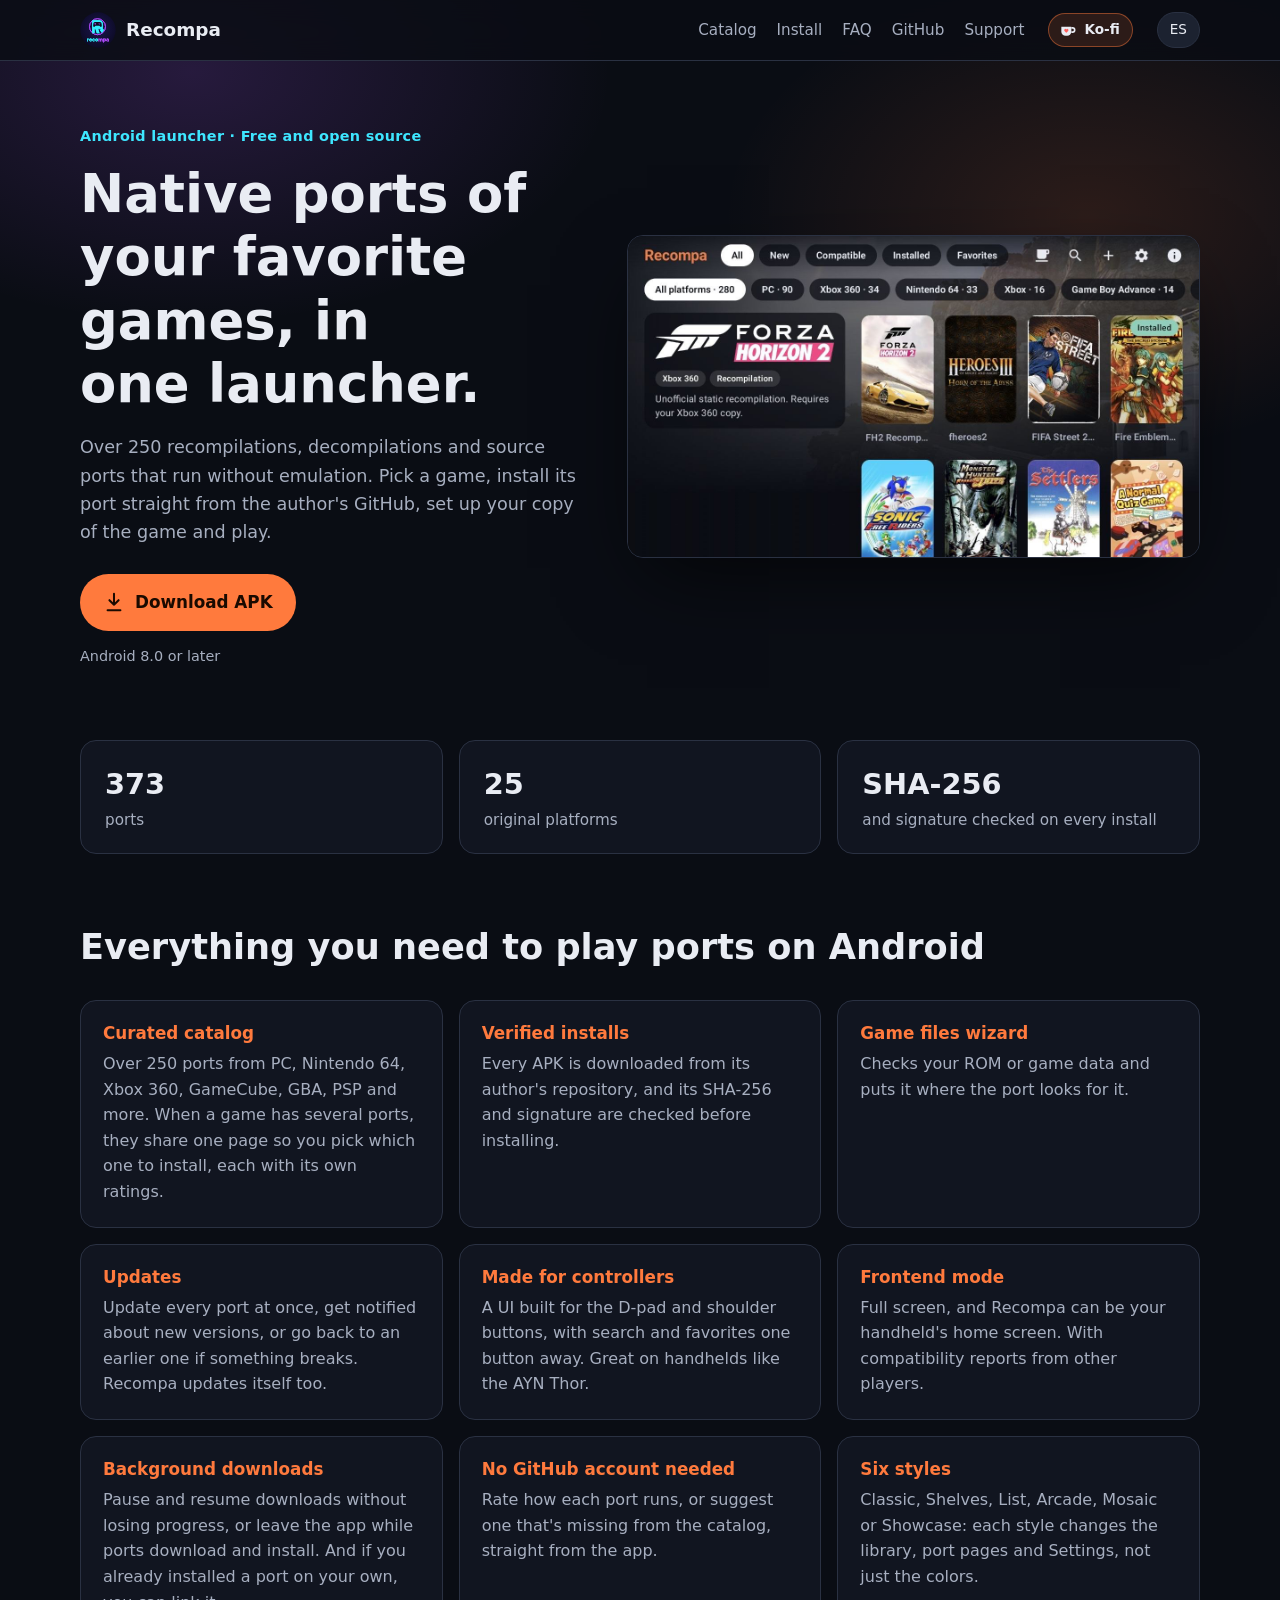
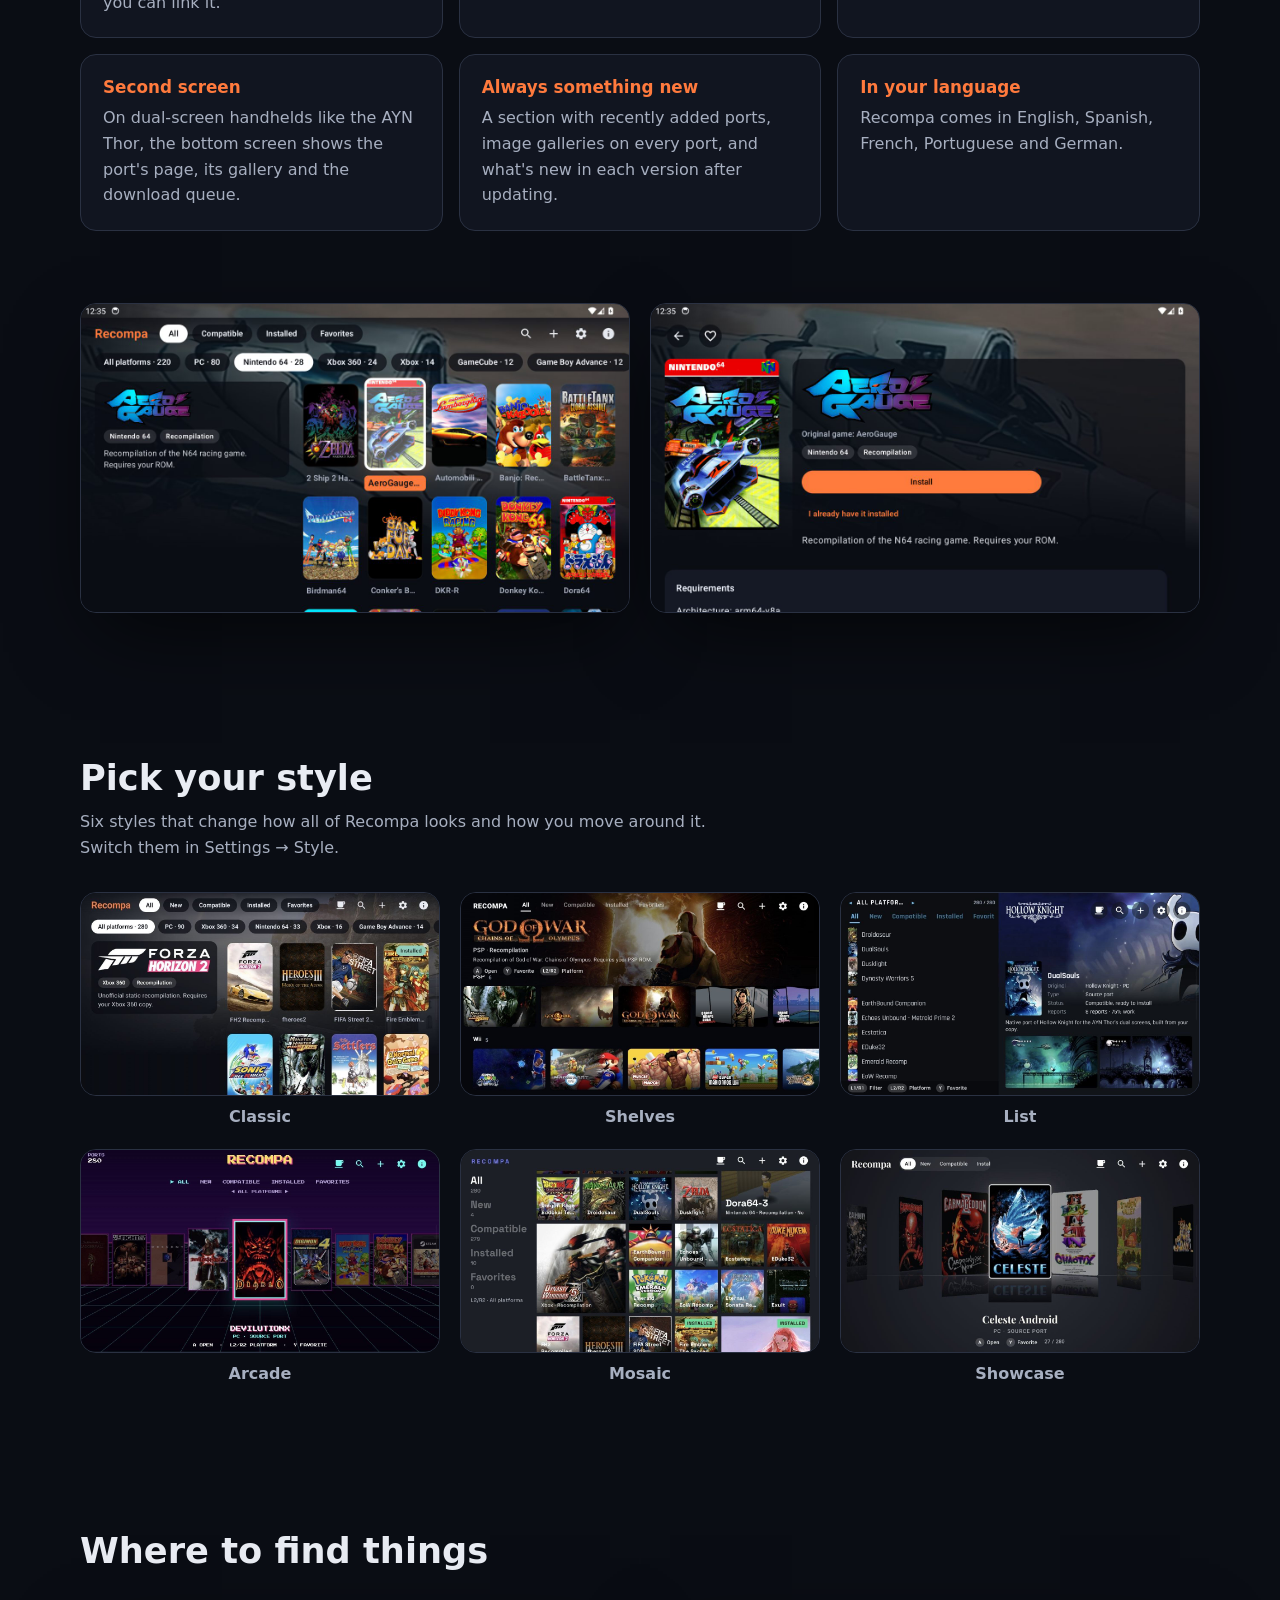
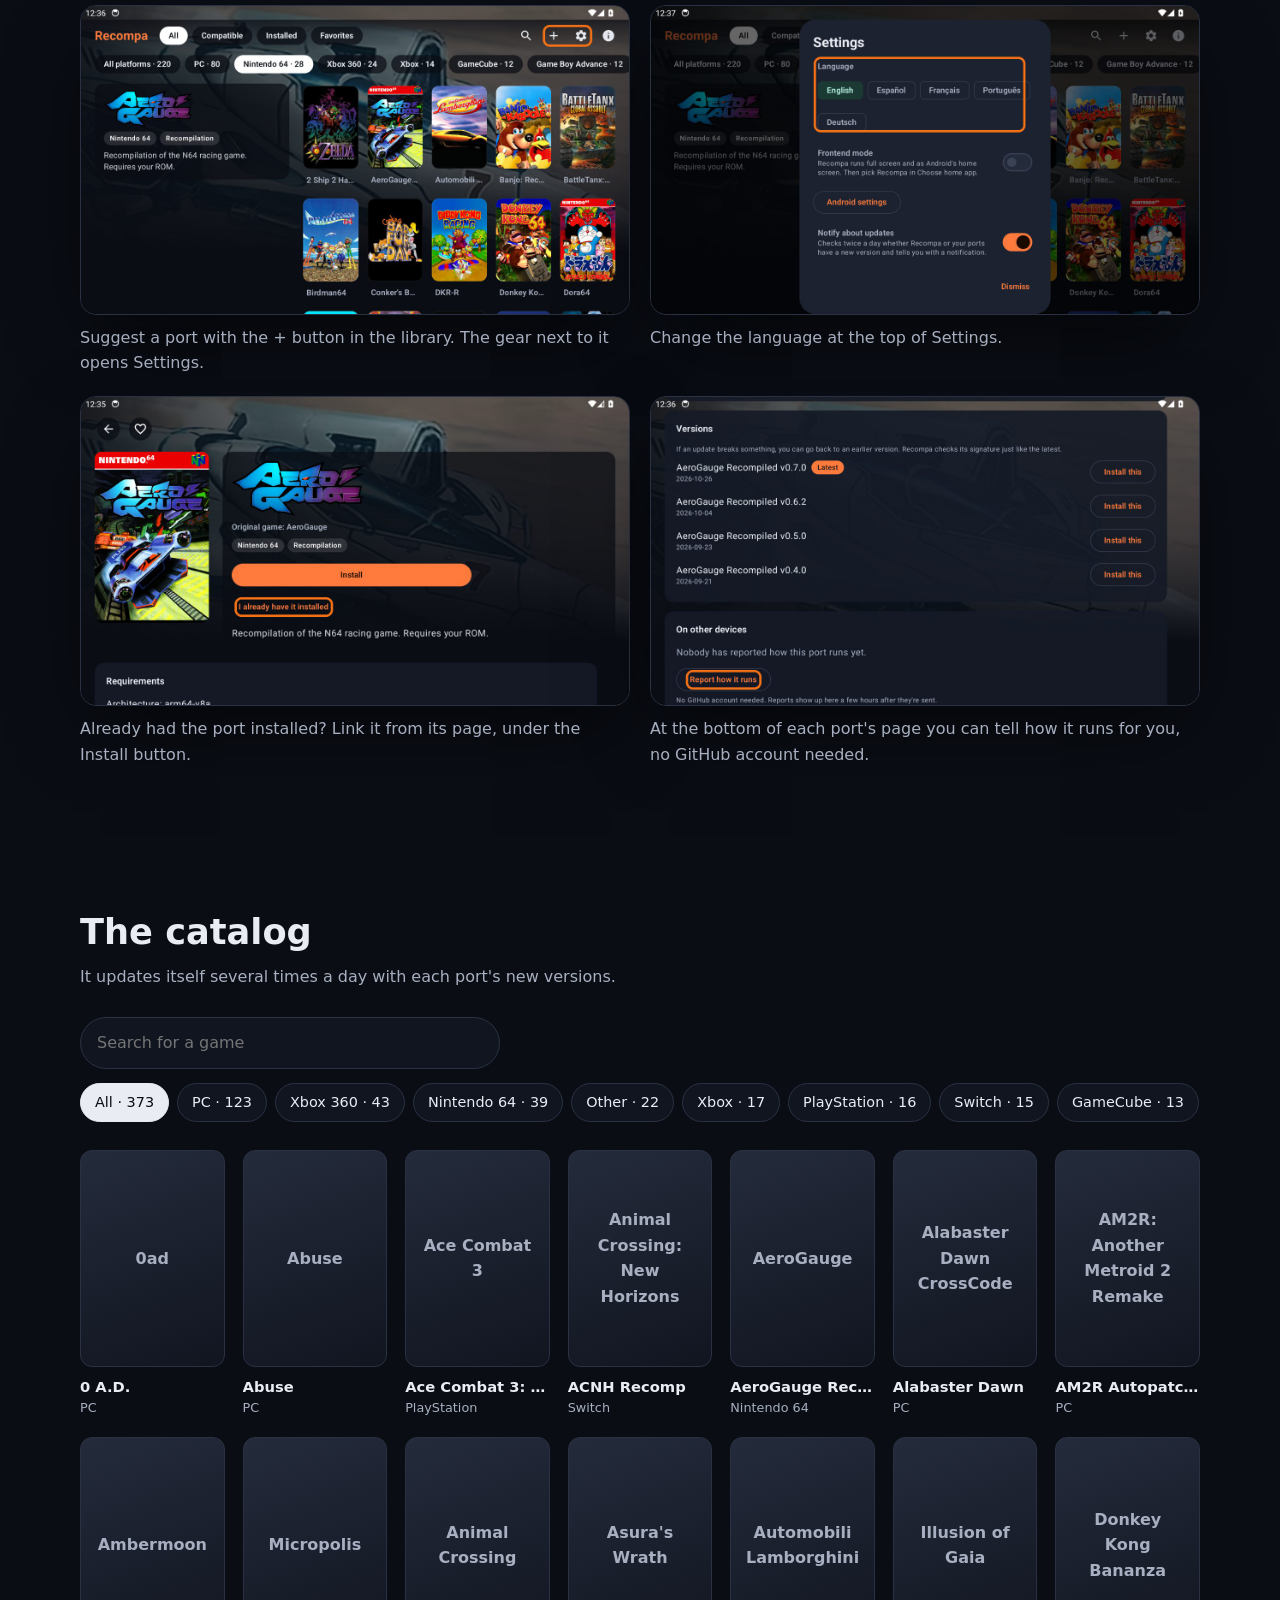
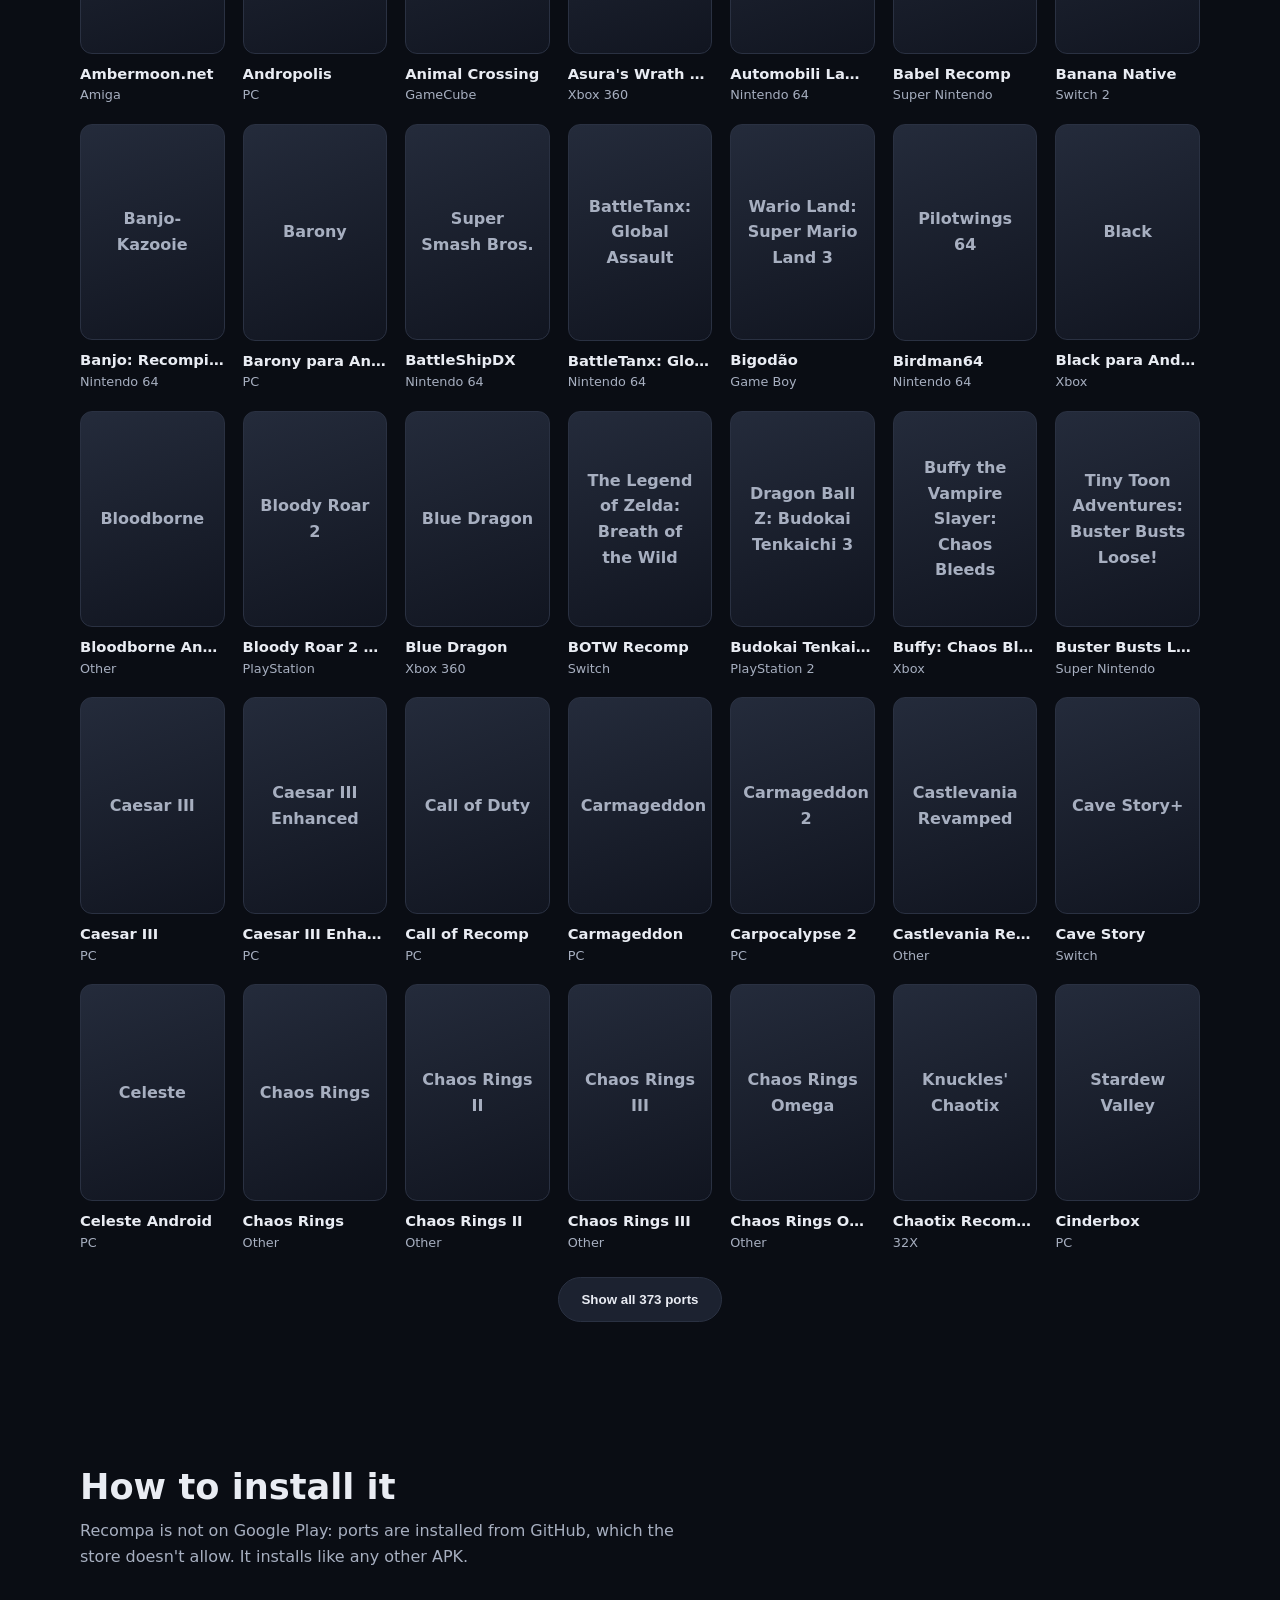
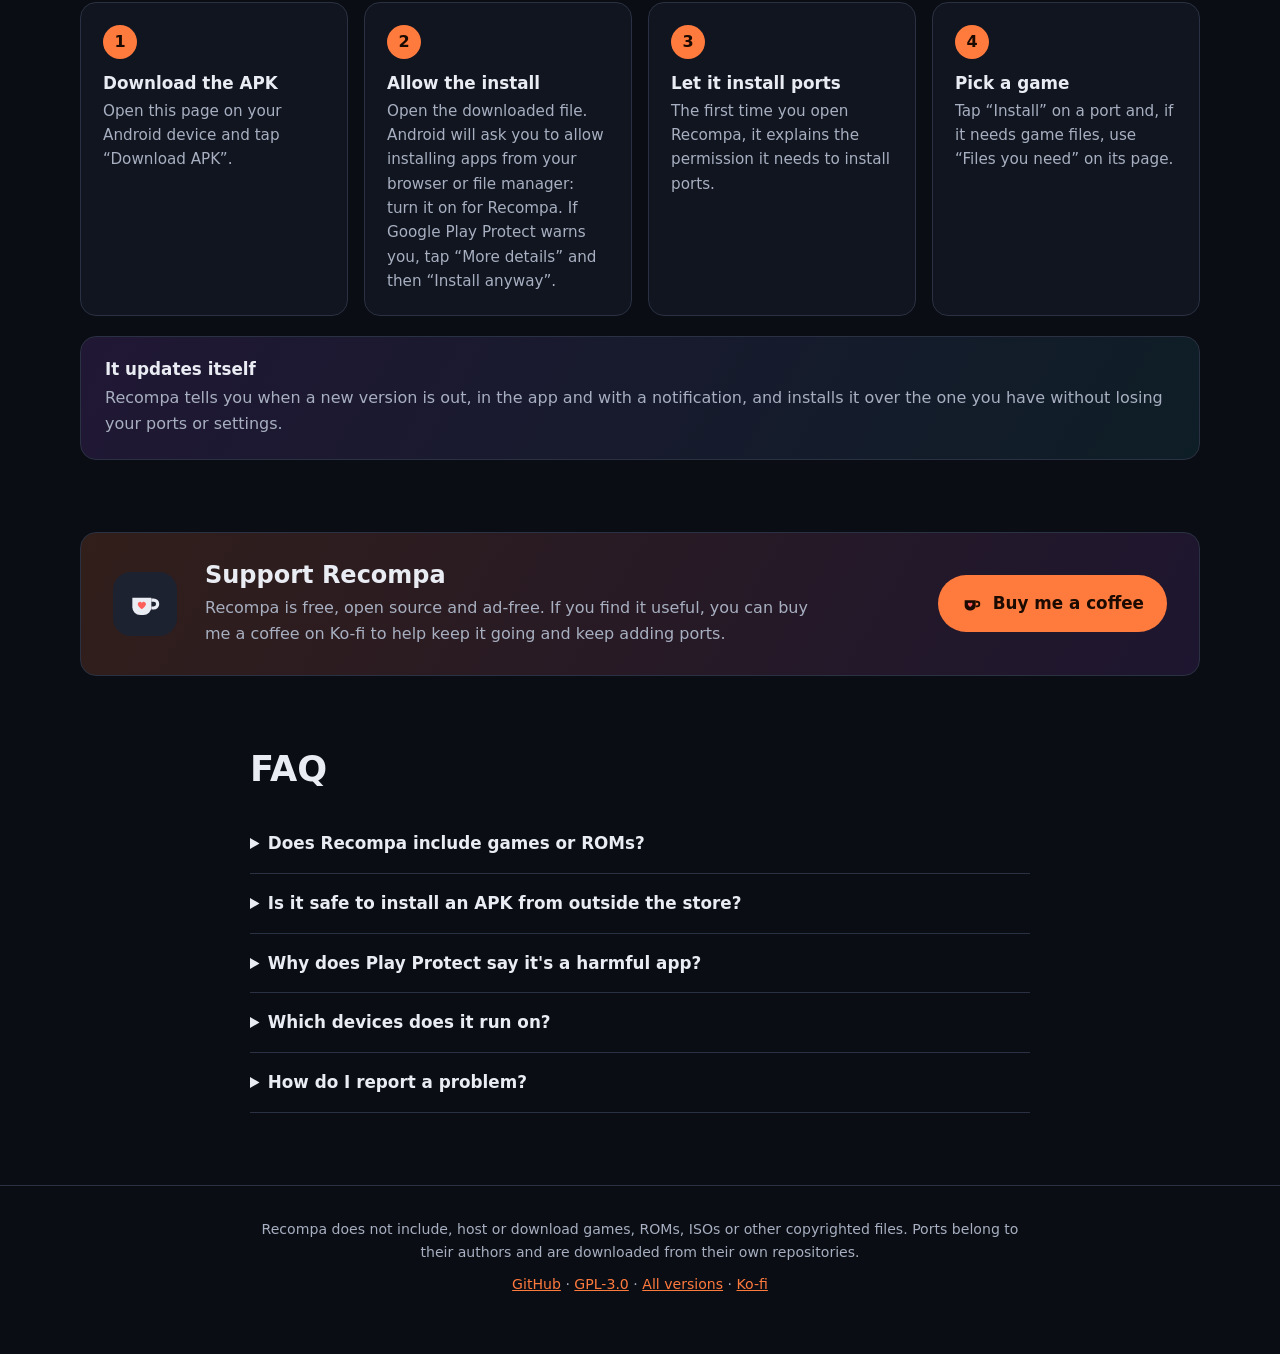
<file: index.html>
<!doctype html>
<html lang="es">
<head>
  <meta charset="utf-8">
  <meta name="viewport" content="width=device-width, initial-scale=1">
  <title>Recompa · Ports nativos de juegos para Android</title>
  <meta name="description" content="Recompa es un launcher para Android con más de 250 ports nativos de juegos: recompilaciones, decompilaciones y source ports. Descarga el APK gratis.">
  <meta name="theme-color" content="#0A0D14">
  <link rel="icon" href="logo.svg" type="image/svg+xml">
  <link rel="apple-touch-icon" href="icon.png">
  <meta property="og:type" content="website">
  <meta property="og:title" content="Recompa · Ports nativos de juegos para Android">
  <meta property="og:description" content="Instala ports nativos de tus juegos favoritos en Android, desde el GitHub de cada autor y verificados.">
  <meta property="og:image" content="https://kalasyan.github.io/recompa/screenshots/library.jpg">
  <meta name="twitter:card" content="summary_large_image">
  <link rel="stylesheet" href="style.css?v=a91ed24d8f">
</head>
<body>
  <header class="top">
    <a class="brand" href="#">
      <img src="logo.svg" alt="" width="36" height="36">
      <span>Recompa</span>
    </a>
    <nav>
      <a href="#catalog" data-i18n="nav.catalog">Catálogo</a>
      <a href="#install" data-i18n="nav.install">Instalar</a>
      <a href="#faq" data-i18n="nav.faq">Preguntas</a>
      <a href="https://github.com/kalasyan/recompa">GitHub</a>
      <a href="#support" data-i18n="nav.support">Apoyar</a>
    </nav>
    <a class="kofi-top" href="https://ko-fi.com/joeyrt" aria-label="Ko-fi">
      <svg viewBox="0 0 24 24" aria-hidden="true"><path d="M4 8h12v6a5 5 0 0 1-5 5H9a5 5 0 0 1-5-5V8Z" fill="currentColor"/><path d="M16 9.5h1.5a2.5 2.5 0 0 1 0 5H16" fill="none" stroke="currentColor" stroke-width="2"/><path d="M10 15.2s-2.6-1.6-2.6-3.2a1.4 1.4 0 0 1 2.6-.7 1.4 1.4 0 0 1 2.6.7c0 1.6-2.6 3.2-2.6 3.2Z" fill="#FF5E5B"/></svg>
      <span>Ko-fi</span>
    </a>
    <button class="lang" id="lang" type="button" aria-label="Change language">EN</button>
  </header>

  <main>
    <section class="hero">
      <div class="hero-text">
        <p class="eyebrow" data-i18n="hero.eyebrow">Launcher para Android · Gratis y open source</p>
        <h1 data-i18n="hero.title">Ports nativos de tus juegos favoritos, en un solo launcher.</h1>
        <p class="lead" data-i18n="hero.lead">Más de 250 recompilaciones, decompilaciones y source ports que funcionan sin emulación. Elige un juego, instala su port desde el GitHub de su autor, prepara tu copia del juego y a jugar.</p>
        <div class="cta">
          <a class="btn primary" id="download" href="https://github.com/kalasyan/recompa/releases/latest/download/recompa.apk">
            <svg viewBox="0 0 24 24" aria-hidden="true"><path d="M12 3v12m0 0-5-5m5 5 5-5M5 21h14" fill="none" stroke="currentColor" stroke-width="2.2" stroke-linecap="round" stroke-linejoin="round"/></svg>
            <span data-i18n="hero.download">Descargar APK</span>
          </a>
        </div>
        <p class="meta"><span id="version" data-i18n="hero.meta">Android 8.0 o superior</span></p>
      </div>
      <div class="hero-shot">
        <img src="screenshots/library.jpg" width="1280" height="720" alt="La biblioteca de Recompa con carátulas y filtros por plataforma" data-i18n-alt="shot.library">
      </div>
    </section>

    <section class="stats" aria-label="Recompa en cifras">
      <div><strong id="stat-ports">250+</strong><span data-i18n="stats.ports">ports</span></div>
      <div><strong id="stat-platforms">20+</strong><span data-i18n="stats.platforms">plataformas originales</span></div>
      <div><strong>SHA-256</strong><span data-i18n="stats.verified">y firma verificados en cada instalación</span></div>
    </section>

    <section class="features">
      <h2 data-i18n="features.title">Todo lo que necesitas para jugar ports en Android</h2>
      <div class="grid">
        <article><h3 data-i18n="f1.t">Catálogo curado</h3><p data-i18n="f1.d">Más de 250 ports de PC, Nintendo 64, Xbox 360, GameCube, GBA, PSP y más. Si un juego tiene varios ports, están juntos en su página para que elijas cuál instalar, cada uno con sus valoraciones.</p></article>
        <article><h3 data-i18n="f2.t">Instalaciones verificadas</h3><p data-i18n="f2.d">Cada APK se descarga del repositorio de su autor y se comprueban su SHA-256 y su firma antes de instalarlo.</p></article>
        <article><h3 data-i18n="f3.t">Asistente de archivos</h3><p data-i18n="f3.d">Comprueba tu ROM o los datos del juego y los deja listos donde el port los busca.</p></article>
        <article><h3 data-i18n="f4.t">Actualizaciones</h3><p data-i18n="f4.d">Actualiza todos los ports de una vez, recibe avisos de nuevas versiones o vuelve a una anterior si algo se rompe. Recompa también se actualiza solo.</p></article>
        <article><h3 data-i18n="f5.t">Hecho para mando</h3><p data-i18n="f5.d">Interfaz pensada para cruceta y gatillos, con búsqueda y favoritos a un botón. Ideal para consolas portátiles como la AYN Thor.</p></article>
        <article><h3 data-i18n="f6.t">Modo frontend</h3><p data-i18n="f6.d">Pantalla completa, y Recompa puede ser la pantalla de inicio de tu portátil. Con informes de compatibilidad de otros jugadores.</p></article>
        <article><h3 data-i18n="f7.t">Descargas en segundo plano</h3><p data-i18n="f7.d">Pausa y reanuda las descargas sin perder lo descargado, o sal de la app mientras los ports se descargan e instalan. Y si ya tenías un port instalado por tu cuenta, puedes vincularlo.</p></article>
        <article><h3 data-i18n="f8.t">Sin cuenta de GitHub</h3><p data-i18n="f8.d">Valora cómo va cada port o sugiere uno que falte en el catálogo directamente desde la app.</p></article>
        <article><h3 data-i18n="f10.t">Seis estilos</h3><p data-i18n="f10.d">Clásico, Estanterías, Lista, Arcade, Mosaico o Vitrina: cada estilo cambia la biblioteca, las fichas y los ajustes, no solo los colores.</p></article>
        <article><h3 data-i18n="f11.t">Segunda pantalla</h3><p data-i18n="f11.d">En portátiles de doble pantalla como la AYN Thor, la pantalla de abajo muestra la ficha del port, su galería y la cola de descargas.</p></article>
        <article><h3 data-i18n="f12.t">Siempre algo nuevo</h3><p data-i18n="f12.d">Una sección con los ports añadidos recientemente, galerías de imágenes en cada port y las novedades de cada versión al actualizar.</p></article>
        <article><h3 data-i18n="f9.t">En tu idioma</h3><p data-i18n="f9.d">Recompa está en inglés, español, francés, portugués y alemán.</p></article>
      </div>
    </section>

    <section class="shots">
      <img src="screenshots/platform.jpg" width="1280" height="720" loading="lazy" alt="Ports de Nintendo 64" data-i18n-alt="shot.platform">
      <img src="screenshots/port.jpg" width="1280" height="720" loading="lazy" alt="La página de un port" data-i18n-alt="shot.port">
    </section>

    <section class="styles" id="styles">
      <h2 data-i18n="styles.title">Elige tu estilo</h2>
      <p class="sub" data-i18n="styles.sub">Seis estilos que cambian cómo se ve y se recorre todo Recompa. Se cambian en Ajustes → Estilo.</p>
      <div class="gallery">
        <figure><img src="screenshots/style-classic.jpg" width="1280" height="720" loading="lazy" alt="La biblioteca con el estilo Clásico" data-i18n-alt="style.classic.alt"><figcaption data-i18n="style.classic">Clásico</figcaption></figure>
        <figure><img src="screenshots/style-shelves.jpg" width="1280" height="720" loading="lazy" alt="La biblioteca con el estilo Estanterías" data-i18n-alt="style.shelves.alt"><figcaption data-i18n="style.shelves">Estanterías</figcaption></figure>
        <figure><img src="screenshots/style-list.jpg" width="1280" height="720" loading="lazy" alt="La biblioteca con el estilo Lista" data-i18n-alt="style.list.alt"><figcaption data-i18n="style.list">Lista</figcaption></figure>
        <figure><img src="screenshots/style-arcade.jpg" width="1280" height="720" loading="lazy" alt="La biblioteca con el estilo Arcade" data-i18n-alt="style.arcade.alt"><figcaption data-i18n="style.arcade">Arcade</figcaption></figure>
        <figure><img src="screenshots/style-mosaic.jpg" width="1280" height="720" loading="lazy" alt="La biblioteca con el estilo Mosaico" data-i18n-alt="style.mosaic.alt"><figcaption data-i18n="style.mosaic">Mosaico</figcaption></figure>
        <figure><img src="screenshots/style-showcase.jpg" width="1280" height="720" loading="lazy" alt="La biblioteca con el estilo Vitrina" data-i18n-alt="style.showcase.alt"><figcaption data-i18n="style.showcase">Vitrina</figcaption></figure>
      </div>
    </section>

    <section class="howto">
      <h2 data-i18n="howto.title">Dónde está cada cosa</h2>
      <div class="shots">
        <figure><img src="screenshots/toolbar.jpg" width="1280" height="720" loading="lazy" alt="Los botones de sugerir un port y de ajustes en la biblioteca" data-i18n-alt="howto.toolbar.alt"><figcaption data-i18n="howto.toolbar">Sugiere un port con el botón + de la biblioteca. El engranaje de al lado abre los ajustes.</figcaption></figure>
        <figure><img src="screenshots/settings.jpg" width="1280" height="720" loading="lazy" alt="El selector de idioma en los ajustes" data-i18n-alt="howto.settings.alt"><figcaption data-i18n="howto.settings">Cambia el idioma al principio de los ajustes.</figcaption></figure>
        <figure><img src="screenshots/port-link.jpg" width="1280" height="720" loading="lazy" alt="El botón Ya lo tengo instalado en la página de un port" data-i18n-alt="howto.link.alt"><figcaption data-i18n="howto.link">¿Ya tenías el port instalado? Vincúlalo desde su página, bajo el botón de instalar.</figcaption></figure>
        <figure><img src="screenshots/report-button.jpg" width="1280" height="720" loading="lazy" alt="El botón para informar de cómo funciona un port" data-i18n-alt="howto.report.alt"><figcaption data-i18n="howto.report">Al final de la página de cada port puedes contar cómo te funciona, sin cuenta de GitHub.</figcaption></figure>
      </div>
    </section>

    <section class="catalog" id="catalog">
      <h2 data-i18n="catalog.title">El catálogo</h2>
      <p class="sub" data-i18n="catalog.sub">Se actualiza solo varias veces al día con las nuevas versiones de cada port.</p>
      <div class="filters">
        <input id="search" type="search" placeholder="Buscar un juego" data-i18n-placeholder="catalog.search" autocomplete="off">
        <div class="chips" id="chips"></div>
      </div>
      <div class="ports" id="ports"><p class="empty" data-i18n="catalog.loading">Cargando el catálogo…</p></div>
    </section>

    <section class="install" id="install">
      <h2 data-i18n="install.title">Cómo instalarlo</h2>
      <p class="sub" data-i18n="install.sub">Recompa no está en Google Play: los ports se instalan desde GitHub, algo que la tienda no permite. Se instala como cualquier APK.</p>
      <ol class="steps">
        <li><h3 data-i18n="s1.t">Descarga el APK</h3><p data-i18n="s1.d">Abre esta página en tu Android y pulsa «Descargar APK».</p></li>
        <li><h3 data-i18n="s2.t">Permite la instalación</h3><p data-i18n="s2.d">Abre el archivo descargado. Android te pedirá permitir instalar apps desde tu navegador o gestor de archivos: actívalo para Recompa. Si Google Play Protect te avisa, pulsa «Más detalles» y luego «Instalar de todas formas».</p></li>
        <li><h3 data-i18n="s3.t">Da permiso para instalar ports</h3><p data-i18n="s3.d">La primera vez que abras Recompa te explica el permiso que necesita para instalar ports.</p></li>
        <li><h3 data-i18n="s4.t">Elige un juego</h3><p data-i18n="s4.d">Pulsa «Instalar» en un port y, si necesita archivos del juego, usa «Archivos que necesitas» en su página.</p></li>
      </ol>
      <div class="note">
        <h3 data-i18n="upd.t">Se actualiza solo</h3>
        <p data-i18n="upd.d">Recompa te avisa cuando sale una versión nueva, dentro de la app y con una notificación, y se instala encima de la que tienes sin perder tus ports ni tus ajustes.</p>
      </div>
    </section>

    <section class="support" id="support">
      <div class="card">
        <div class="mug"><svg viewBox="0 0 24 24" aria-hidden="true"><path d="M4 8h12v6a5 5 0 0 1-5 5H9a5 5 0 0 1-5-5V8Z" fill="currentColor"/><path d="M16 9.5h1.5a2.5 2.5 0 0 1 0 5H16" fill="none" stroke="currentColor" stroke-width="2"/><path d="M10 15.2s-2.6-1.6-2.6-3.2a1.4 1.4 0 0 1 2.6-.7 1.4 1.4 0 0 1 2.6.7c0 1.6-2.6 3.2-2.6 3.2Z" fill="#FF5E5B"/></svg></div>
        <div class="txt">
          <h2 data-i18n="support.title">Apoya Recompa</h2>
          <p data-i18n="support.d">Recompa es gratis, open source y sin anuncios. Si te resulta útil, puedes invitarme a un café en Ko-fi para ayudar a mantenerlo y seguir añadiendo ports.</p>
        </div>
        <a class="btn primary" href="https://ko-fi.com/joeyrt">
          <svg viewBox="0 0 24 24" aria-hidden="true"><path d="M4 8h12v6a5 5 0 0 1-5 5H9a5 5 0 0 1-5-5V8Z" fill="currentColor"/><path d="M16 9.5h1.5a2.5 2.5 0 0 1 0 5H16" fill="none" stroke="currentColor" stroke-width="2"/><path d="M10 15.2s-2.6-1.6-2.6-3.2a1.4 1.4 0 0 1 2.6-.7 1.4 1.4 0 0 1 2.6.7c0 1.6-2.6 3.2-2.6 3.2Z" fill="#FF5E5B"/></svg>
          <span data-i18n="support.btn">Invitar a un café</span>
        </a>
      </div>
    </section>

    <section class="faq" id="faq">
      <h2 data-i18n="faq.title">Preguntas frecuentes</h2>
      <details><summary data-i18n="q1.t">¿Recompa incluye juegos o ROMs?</summary><p data-i18n="q1.d">No. Recompa no incluye, aloja ni descarga juegos, ROMs, ISOs ni ningún archivo con copyright. Cada port necesita una copia legítima del juego original.</p></details>
      <details><summary data-i18n="q2.t">¿Es seguro instalar un APK fuera de la tienda?</summary><p data-i18n="q2.d">Recompa está siempre firmado con la misma clave y su código es público en GitHub. Además, comprueba el SHA-256 y la firma de cada port antes de instalarlo. Si algo no coincide, no lo instala.</p></details>
      <details><summary data-i18n="qpp.t">¿Por qué Play Protect dice que es una app dañina?</summary><p data-i18n-html="qpp.d">Google Play Protect desconfía de las apps nuevas que no están en Google Play y que pueden instalar otras apps, como hace cualquier tienda. No ha detectado nada concreto: puedes comprobarlo subiendo el APK a <a href="https://www.virustotal.com/">VirusTotal</a>. Para instalarlo, pulsa «Más detalles» y luego «Instalar de todas formas». El aviso irá desapareciendo a medida que más gente lo instale.</p></details>
      <details><summary data-i18n="q3.t">¿En qué dispositivos funciona?</summary><p data-i18n="q3.d">En Android 8.0 o superior. Está pensado para portátiles con mando como la AYN Thor, pero funciona en móviles y tablets. Cada port tiene sus propios requisitos, y Recompa te dice cuáles son compatibles con tu dispositivo.</p></details>
      <details><summary data-i18n="q5.t">¿Cómo informo de un problema?</summary><p data-i18n-html="q5.d">Abre un <a href="https://github.com/kalasyan/recompa/issues">issue en GitHub</a>. Los problemas de un port concreto son de su autor; desde Recompa puedes enviar un informe de compatibilidad o sugerir un port, sin necesidad de cuenta de GitHub.</p></details>
    </section>
  </main>

  <footer>
    <p data-i18n="foot.legal">Recompa no incluye, aloja ni descarga juegos, ROMs, ISOs ni otros archivos con copyright. Los ports pertenecen a sus autores y se descargan de sus propios repositorios.</p>
    <p><a href="https://github.com/kalasyan/recompa">GitHub</a> · <a href="https://github.com/kalasyan/recompa/blob/main/LICENSE">GPL-3.0</a> · <a href="https://github.com/kalasyan/recompa/releases" data-i18n="foot.releases">Todas las versiones</a> · <a href="https://ko-fi.com/joeyrt">Ko-fi</a></p>
  </footer>

  <script src="app.js?v=b68805189e"></script>
</body>
</html>
</file>
<file: style.css>
:root {
  --bg: #0A0D14;
  --surface: #111520;
  --surface-2: #1C2230;
  --line: #2A3142;
  --text: #E9ECF3;
  --muted: #A7AFC0;
  --accent: #FF7A3D;
  --accent-ink: #1A0A00;
  --cyan: #3EE6FF;
  --violet: #A855F7;
  --radius: 16px;
  color-scheme: dark;
}

* { box-sizing: border-box; }
html { scroll-behavior: smooth; }
body {
  margin: 0;
  background: var(--bg);
  color: var(--text);
  font: 16px/1.6 system-ui, -apple-system, "Segoe UI", Roboto, sans-serif;
  -webkit-font-smoothing: antialiased;
}
img { max-width: 100%; height: auto; display: block; }
a { color: var(--accent); }
h1, h2, h3 { line-height: 1.2; margin: 0; text-wrap: balance; }
h2 { font-size: clamp(1.6rem, 3.5vw, 2.2rem); }
h3 { font-size: 1.05rem; }
p { margin: 0; }
code { font-size: .9em; background: var(--surface-2); padding: .1em .4em; border-radius: 6px; word-break: break-all; }

main > section { max-width: 1160px; margin: 0 auto; padding: 72px 20px; }
.sub { color: var(--muted); margin-top: 10px; max-width: 62ch; }

.top {
  position: sticky; top: 0; z-index: 10;
  display: flex; align-items: center; gap: 24px;
  padding: 12px max(20px, calc((100% - 1120px) / 2));
  background: rgba(10, 13, 20, .82);
  backdrop-filter: blur(12px);
  border-bottom: 1px solid var(--line);
}
.brand { display: flex; align-items: center; gap: 10px; color: var(--text); text-decoration: none; font-weight: 700; font-size: 1.15rem; }
.top nav { display: flex; gap: 20px; margin-left: auto; }
.top nav a { color: var(--muted); text-decoration: none; font-size: .95rem; }
.top nav a:hover { color: var(--text); }
.lang {
  background: var(--surface-2); color: var(--text); border: 1px solid var(--line);
  border-radius: 999px; padding: 6px 12px; font: inherit; font-size: .85rem; cursor: pointer;
}

.kofi-top {
  display: inline-flex; align-items: center; gap: 6px; padding: 5px 12px 5px 9px; border-radius: 999px; text-decoration: none;
  background: rgba(255, 122, 61, .14); border: 1px solid rgba(255, 122, 61, .45); color: var(--text); font-size: .85rem; font-weight: 600;
}
.kofi-top svg { width: 20px; height: 20px; }
.kofi-top:hover { background: rgba(255, 122, 61, .24); }

.btn {
  display: inline-flex; align-items: center; gap: 10px;
  padding: 14px 22px; border-radius: 999px;
  font-weight: 600; text-decoration: none;
  color: var(--text); background: var(--surface-2); border: 1px solid var(--line);
  transition: transform .15s, background .15s;
}
.btn:hover { transform: translateY(-1px); background: #242B3B; }
.btn.primary { background: var(--accent); color: var(--accent-ink); border-color: transparent; font-size: 1.05rem; }
.btn.primary:hover { background: #FF8F5C; }
.btn svg { width: 22px; height: 22px; }

.hero {
  display: grid; grid-template-columns: minmax(0, 1fr) minmax(0, 1.15fr); gap: 48px; align-items: center;
  padding-top: 64px !important;
}
.hero::before {
  content: ""; position: absolute; inset: 0 0 auto; height: 720px; z-index: -1; pointer-events: none;
  background:
    radial-gradient(600px 360px at 15% 10%, rgba(168, 85, 247, .18), transparent 70%),
    radial-gradient(520px 340px at 85% 30%, rgba(255, 122, 61, .14), transparent 70%);
}
.eyebrow { color: var(--cyan); font-weight: 600; font-size: .9rem; letter-spacing: .02em; }
.hero h1 { font-size: clamp(2rem, 4.6vw, 3.3rem); margin: 14px 0 18px; }
.lead { color: var(--muted); font-size: 1.1rem; max-width: 52ch; }
.cta { display: flex; flex-wrap: wrap; gap: 12px; margin: 28px 0 14px; }
.meta { color: var(--muted); font-size: .9rem; }
.hero-shot img, .shots img {
  border-radius: var(--radius); border: 1px solid var(--line);
  box-shadow: 0 30px 80px -20px rgba(0, 0, 0, .7);
}

.stats {
  display: grid; grid-template-columns: repeat(3, 1fr); gap: 16px;
  padding-top: 0 !important; padding-bottom: 0 !important;
}
.stats div { background: var(--surface); border: 1px solid var(--line); border-radius: var(--radius); padding: 20px 24px; }
.stats strong { display: block; font-size: 1.8rem; color: var(--text); }
.stats span { color: var(--muted); font-size: .95rem; }

.features .grid { display: grid; grid-template-columns: repeat(3, 1fr); gap: 16px; margin-top: 32px; }
.features article { background: var(--surface); border: 1px solid var(--line); border-radius: var(--radius); padding: 22px; }
.features article h3 { color: var(--accent); margin-bottom: 8px; }
.features article p { color: var(--muted); }

.howto .shots { margin-top: 32px; padding-top: 0; }
.gallery { display: grid; grid-template-columns: repeat(3, 1fr); gap: 20px; margin-top: 32px; }
.gallery figure { margin: 0; }
.gallery img { border-radius: var(--radius); border: 1px solid var(--line); }
.gallery figcaption { color: var(--muted); margin-top: 8px; text-align: center; font-weight: 600; }
.howto figure { margin: 0; }
.howto figcaption { color: var(--muted); margin-top: 10px; }
.shots { display: grid; grid-template-columns: 1fr 1fr; gap: 20px; padding-top: 0 !important; }

.filters { display: flex; flex-direction: column; gap: 14px; margin: 28px 0 22px; }
#search {
  width: 100%; max-width: 420px; padding: 12px 16px; border-radius: 999px;
  background: var(--surface); color: var(--text); border: 1px solid var(--line); font: inherit;
}
#search:focus { outline: 2px solid var(--accent); outline-offset: 1px; }
.chips { display: flex; gap: 8px; overflow-x: auto; padding-bottom: 6px; scrollbar-width: thin; }
.chip {
  flex: none; padding: 7px 14px; border-radius: 999px; cursor: pointer;
  background: var(--surface); color: var(--text); border: 1px solid var(--line); font: inherit; font-size: .9rem;
}
.chip[aria-pressed="true"] { background: var(--text); color: var(--bg); border-color: var(--text); }
.ports { display: grid; grid-template-columns: repeat(auto-fill, minmax(140px, 1fr)); gap: 18px; }
.port { text-decoration: none; color: var(--text); min-width: 0; }
.port .cover {
  aspect-ratio: 2 / 3; border-radius: 12px; overflow: hidden; border: 1px solid var(--line);
  background: linear-gradient(160deg, #242B3B, #111520);
  display: grid; place-items: center; text-align: center; padding: 0;
  transition: transform .15s, border-color .15s;
}
.port .cover img { width: 100%; height: 100%; object-fit: cover; }
.port .cover span { padding: 12px; font-weight: 600; color: var(--muted); }
.port:hover .cover { transform: translateY(-3px); border-color: var(--accent); }
.port .name { margin-top: 8px; font-size: .92rem; font-weight: 600; white-space: nowrap; overflow: hidden; text-overflow: ellipsis; }
.port .plat { font-size: .8rem; color: var(--muted); }
.empty { color: var(--muted); grid-column: 1 / -1; }
.more { margin-top: 24px; text-align: center; }

.steps { list-style: none; padding: 0; margin: 32px 0 0; display: grid; grid-template-columns: repeat(4, 1fr); gap: 16px; counter-reset: s; }
.steps li { counter-increment: s; background: var(--surface); border: 1px solid var(--line); border-radius: var(--radius); padding: 22px; }
.steps li::before {
  content: counter(s); display: grid; place-items: center; width: 34px; height: 34px; margin-bottom: 14px;
  border-radius: 50%; background: var(--accent); color: var(--accent-ink); font-weight: 700;
}
.steps h3 { margin-bottom: 6px; }
.steps p { color: var(--muted); font-size: .95rem; }
.note {
  margin-top: 20px;
  background: linear-gradient(120deg, rgba(168, 85, 247, .14), rgba(62, 230, 255, .08));
  border: 1px solid var(--line); border-radius: var(--radius); padding: 22px 24px;
}
.note p { color: var(--muted); margin-top: 6px; }

.faq { max-width: 820px !important; }
.faq h2 { margin-bottom: 24px; }
.faq details { border-bottom: 1px solid var(--line); padding: 16px 0; }
.faq summary { cursor: pointer; font-weight: 600; font-size: 1.05rem; }
.faq details p { color: var(--muted); margin-top: 10px; }

.support { padding-top: 0 !important; padding-bottom: 0 !important; }
.support .card {
  display: flex; align-items: center; gap: 28px; padding: 28px 32px; border-radius: var(--radius); border: 1px solid var(--line);
  background: linear-gradient(120deg, rgba(255, 122, 61, .16), rgba(168, 85, 247, .12));
}
.support .mug { flex: none; width: 64px; height: 64px; border-radius: 18px; display: grid; place-items: center; background: var(--surface-2); color: var(--text); }
.support .mug svg { width: 38px; height: 38px; }
.support .txt { flex: 1; }
.support h2 { font-size: 1.5rem; }
.support .txt p { color: var(--muted); margin-top: 6px; max-width: 60ch; }

footer { border-top: 1px solid var(--line); padding: 32px 20px 48px; text-align: center; color: var(--muted); font-size: .88rem; }
footer p { max-width: 760px; margin: 0 auto 10px; }

@media (max-width: 900px) {
  .hero { grid-template-columns: 1fr; gap: 32px; }
  .features .grid, .steps, .gallery { grid-template-columns: 1fr 1fr; }
  .top nav { display: none; }
  .kofi-top { margin-left: auto; }
}
@media (max-width: 600px) {
  main > section { padding: 52px 16px; }
  .stats, .features .grid, .steps, .shots { grid-template-columns: 1fr; }
  .ports { grid-template-columns: repeat(auto-fill, minmax(100px, 1fr)); gap: 12px; }
  .cta .btn { flex: 1 1 100%; justify-content: center; }
  .support .card { flex-direction: column; align-items: flex-start; padding: 22px; gap: 16px; }
  .support .btn { width: 100%; justify-content: center; }
  .kofi-top { padding: 5px 8px; }
  .kofi-top span { display: none; }
}
</file>
